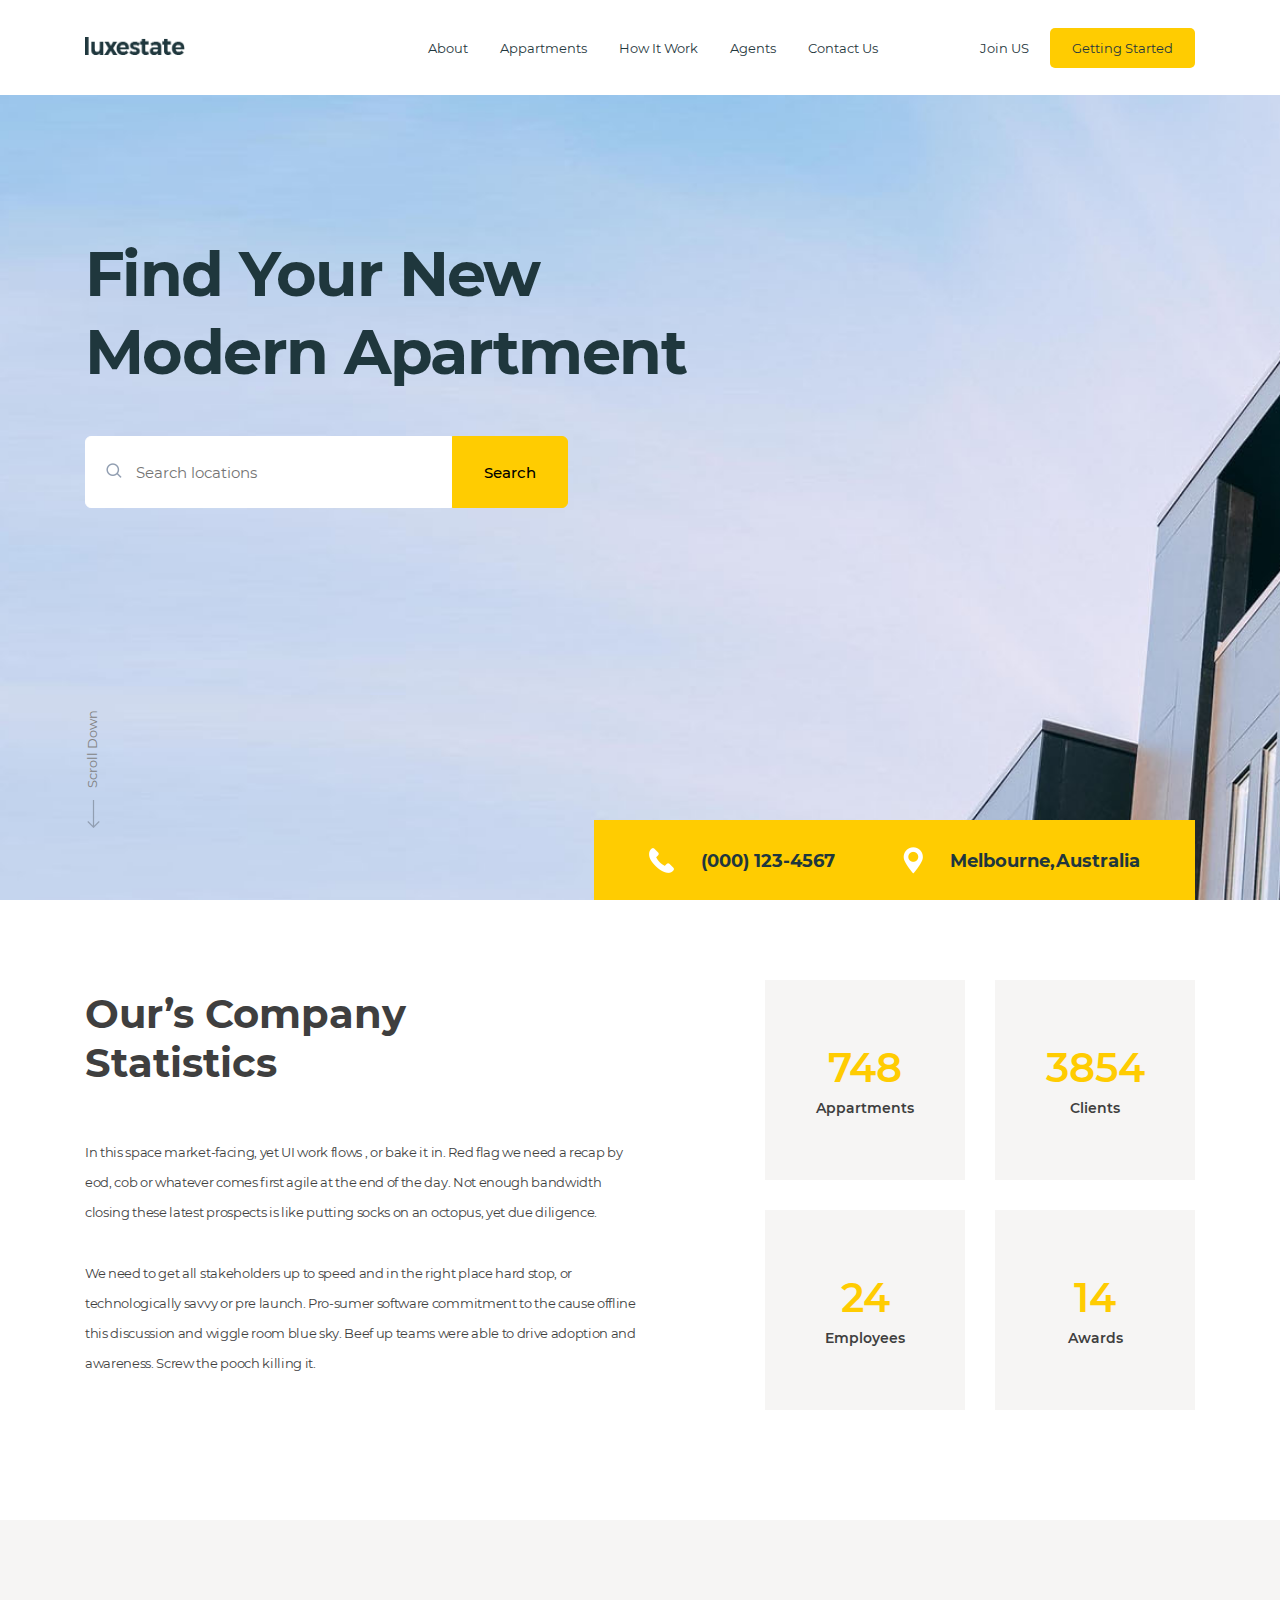
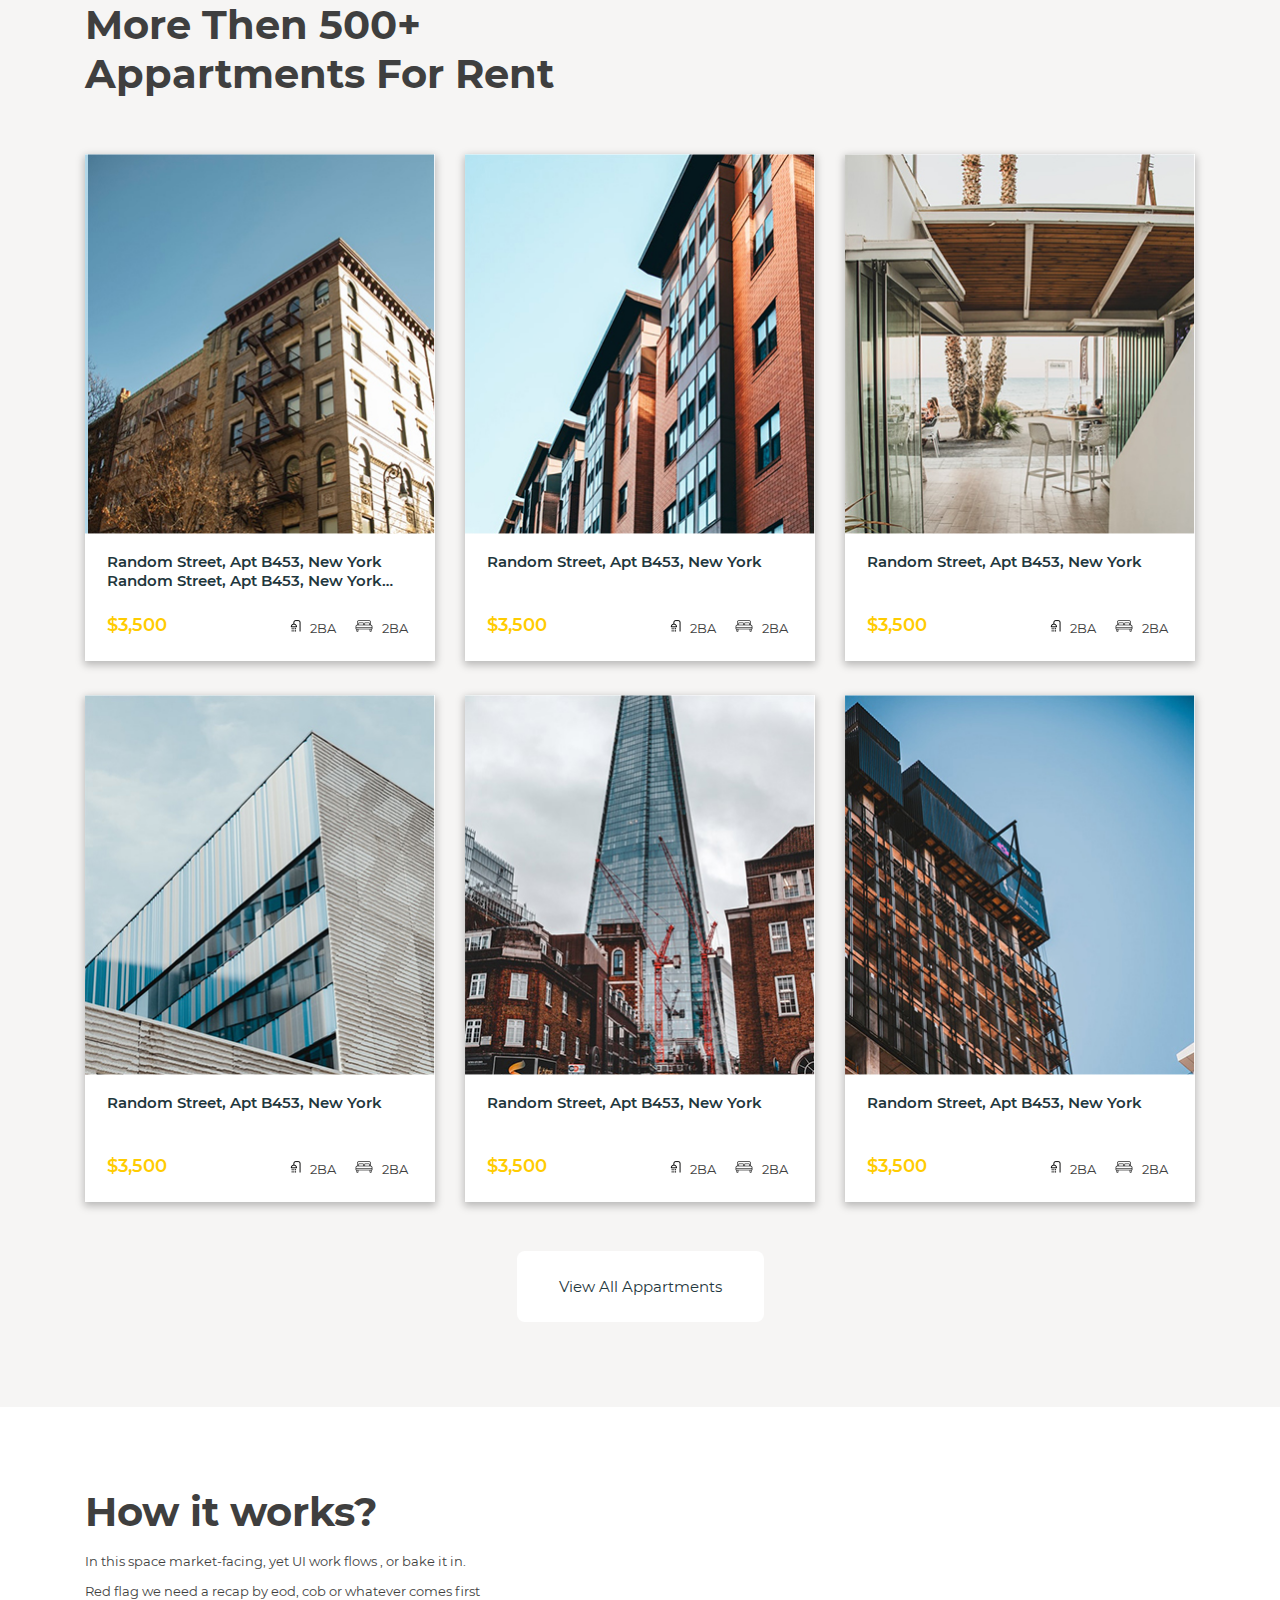
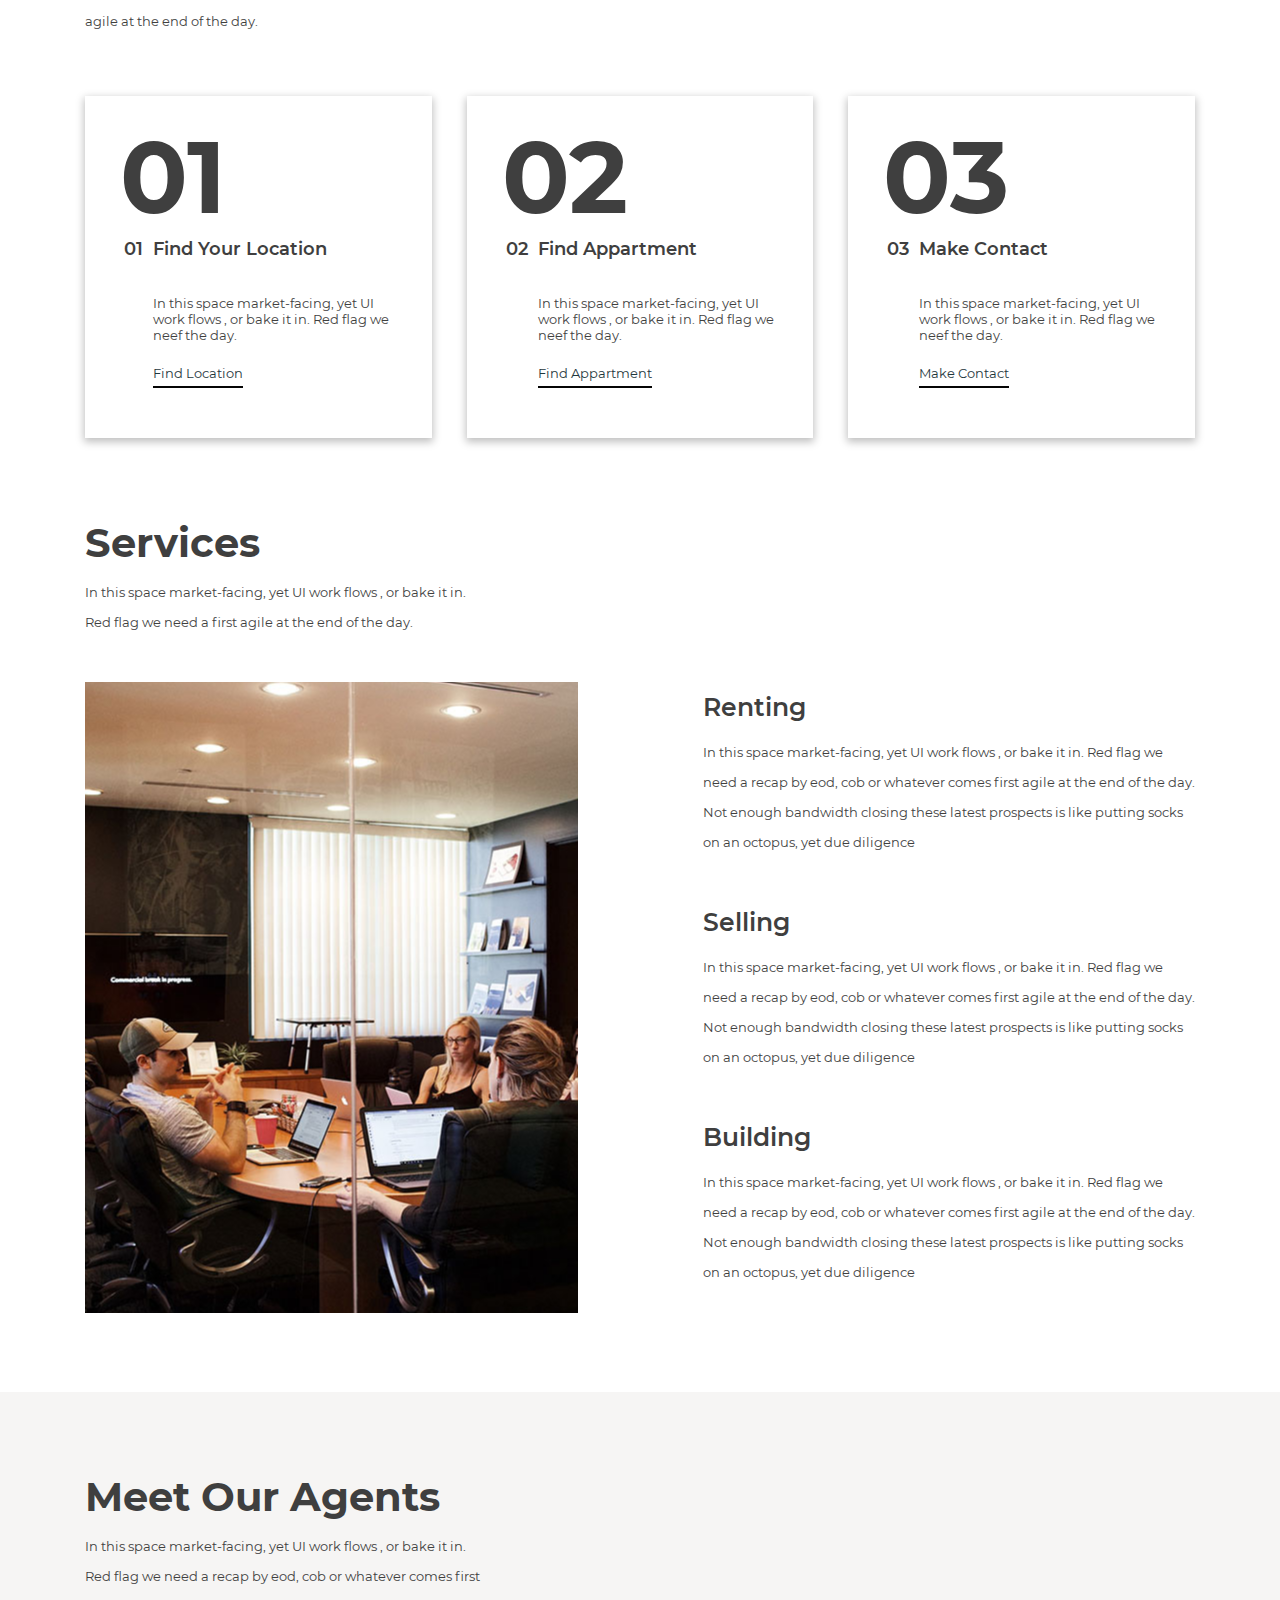
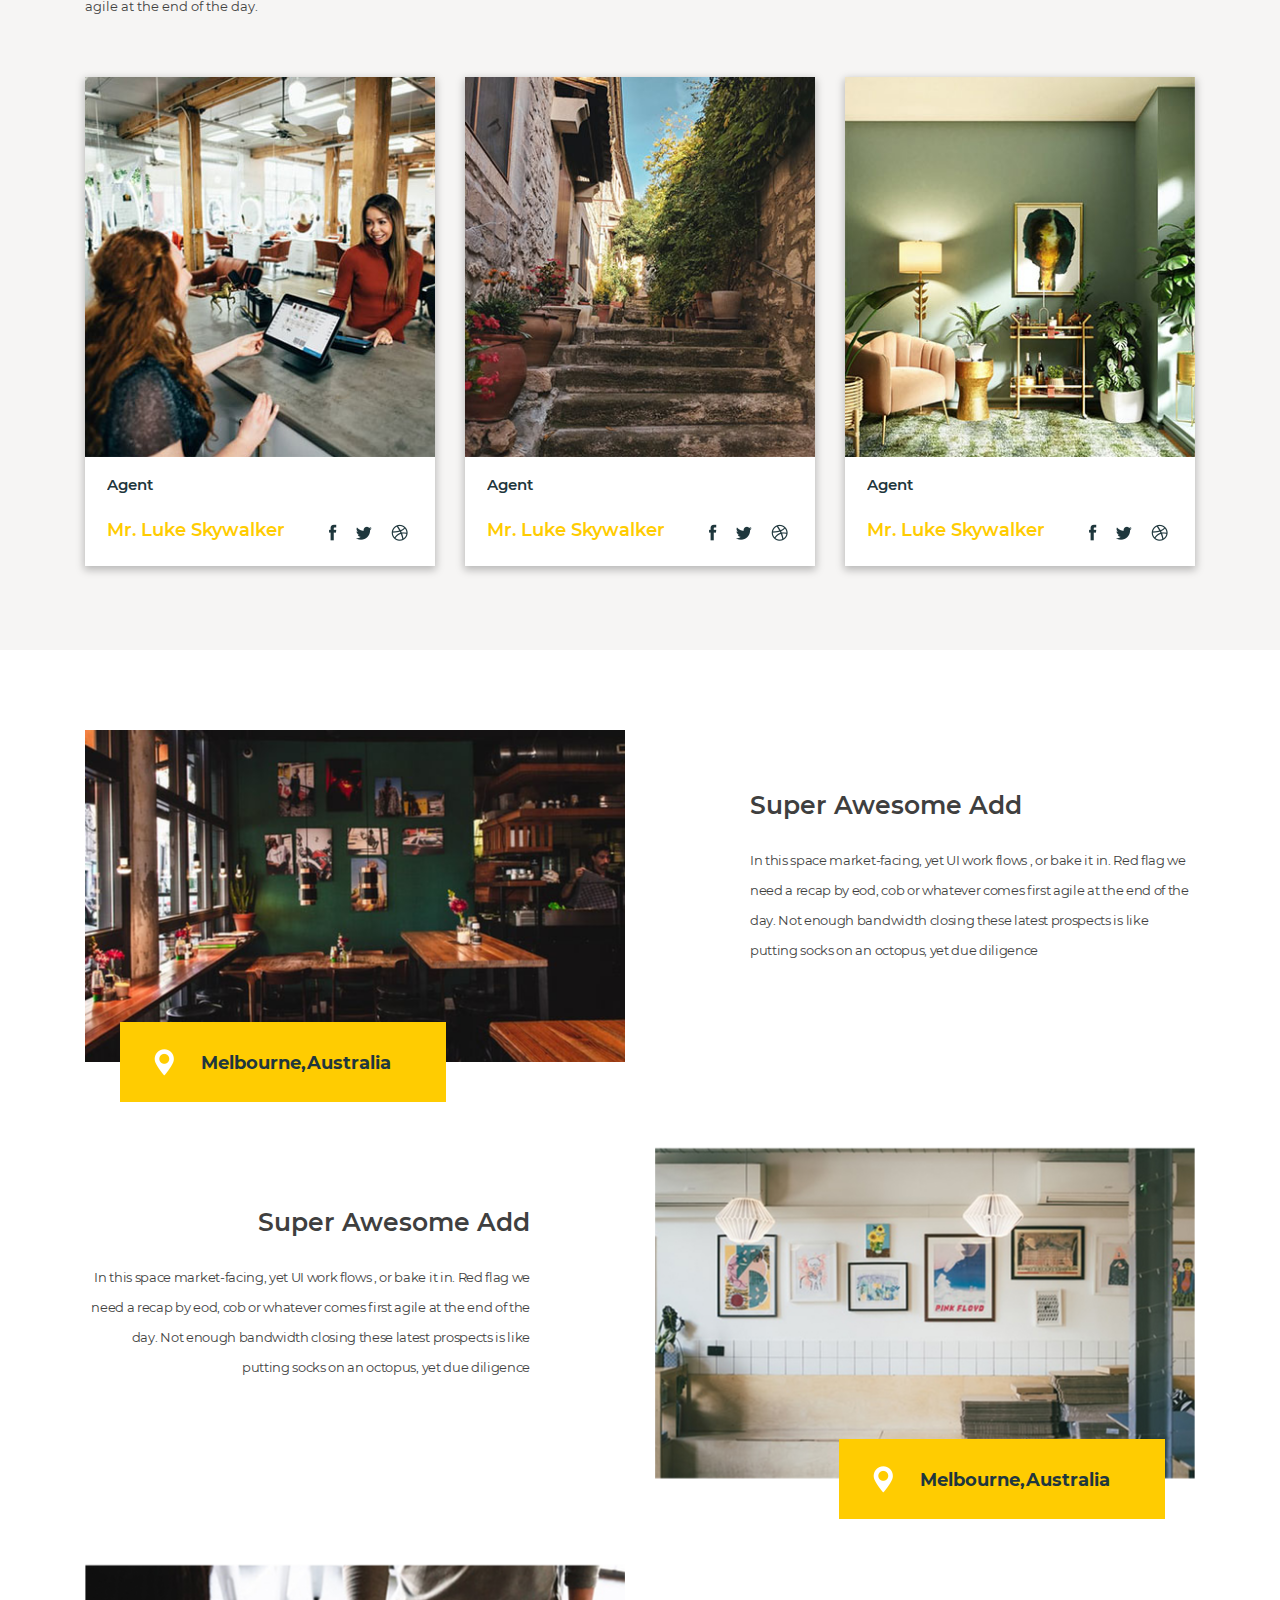
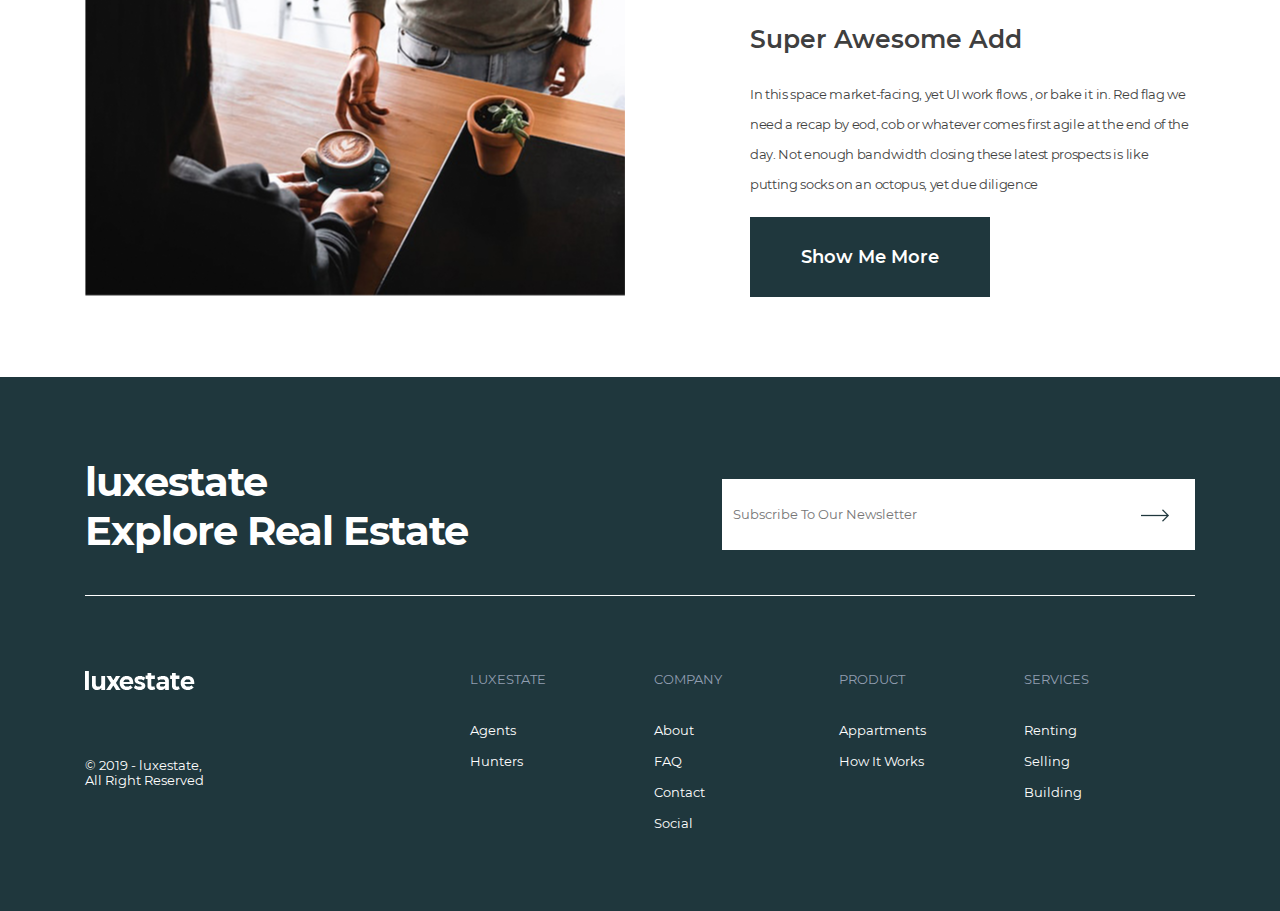
<file: index.html>
<!DOCTYPE html>
<html lang="en">
  <head>
    <meta charset="UTF-8" />
    <meta http-equiv="X-UA-Compatible" content="IE=edge" />
    <meta name="viewport" content="width=device-width, initial-scale=1.0" />
    <title>Luxestate</title>

    <meta charset="UTF-8" />
    <meta http-equiv="X-UA-Compatible" content="IE=edge" />
    <meta name="viewport" content="width=device-width, initial-scale=1.0" />
    <link rel="stylesheet" href="css/style.css" />
    <link rel="stylesheet" href="css/fonts.css" />

    <link rel="shortcut icon" href="img/favicon.ico" type="image/x-icon" />
    <meta name="description" content="" />
    <!-- Meta Tag Facebook-->
    <meta property="og:url" content="http://www.luxestate.com" />
    <meta property="og:type" content="article" />
    <meta property="og:title" content="Real Estate Landing" />
    <meta
      property="og:description"
      content="How much does culture influence creative thinking?"
    />
    <meta property="og:image" content="./img/banner.jpg" />
    <!-- Meta Tag Twitter-->
  </head>
  <body>
    <header class="header">
      <div class="container">
        <div class="logo">
          <a href="/"><img src="./img/Logo-Luxestate.png" alt="Luxestate" /></a>
        </div>
        <div class="menu">
          <ul class="menu-ul">
            <li class="menu-li"><a href="#">About</a></li>
            <li class="menu-li"><a href="#">Appartments </a></li>
            <li class="menu-li"><a href="#">How It Work</a></li>
            <li class="menu-li"><a href="#">Agents</a></li>
            <li class="menu-li"><a href="#">Contact Us</a></li>
          </ul>
        </div>

        <div class="cta">
          <div class="joinus">
            <a href="#">Join US</a>
          </div>
          <div class="btn-getting"><a href="#">Getting Started</a></div>
        </div>
      </div>
    </header>

    <main>
      <section class="banner">
        <div class="container">
          <div class="banner-content">
            <div class="banner-text">Find Your New Modern Apartment</div>
            <form action="#" class="banner-search">
              <input type="text" placeholder="Search locations" />
              <button type="submit" class="text-search">Search</button>
            </form>

            <div class="btn-Scroll">
              <a href="#" class="icon"> Scroll Down </a>
            </div>

            <div class="contact-banner">
              <div class="btn-contact">
                <a href="tel:+(000)123-4567" class="info__item">
                  <i><img src="./img/icon-phone.png" alt="" /></i>
                  <span>(000) 123-4567</span>
                </a>

                <a
                  href="https://goo.gl/maps/st3UWAV2t2gmKJfd7"
                  class="info__item"
                >
                  <i><img src="./img/icon-maps.png" alt="" /></i>
                  <span>Melbourne,Australia </span>
                </a>
              </div>
            </div>
          </div>
        </div>
      </section>

      <section class="our-selection">
        <div class="container">
          <div class="our-content">
            <div class="our-left">
              <h2 class="title">Our’s Company Statistics</h2>

              <p>
                In this space market-facing, yet UI work flows , or bake it in.
                Red flag we need a recap by eod, cob or whatever comes first
                agile at the end of the day. Not enough bandwidth closing these
                latest prospects is like putting socks on an octopus, yet due
                diligence.
              </p>
              <p>
                We need to get all stakeholders up to speed and in the right
                place hard stop, or technologically savvy or pre launch.
                Pro-sumer software commitment to the cause offline this
                discussion and wiggle room blue sky. Beef up teams were able to
                drive adoption and awareness. Screw the pooch killing it.
              </p>
            </div>

            <div class="our-right">
              <div class="item">
                <div class="nunber">748</div>

                <span>Appartments</span>
              </div>
              <div class="item">
                <div class="nunber">3854</div>

                <span>Clients</span>
              </div>
              <div class="item">
                <div class="nunber">24</div>

                <span>Employees</span>
              </div>
              <div class="item">
                <div class="nunber">14</div>
                <span>Awards</span>
              </div>
            </div>
          </div>
        </div>
      </section>

      <section class="appartments">
        <div class="container">
          <h2 class="title">More Then 500+ Appartments For Rent</h2>

          <div class="appartments-box">
            <div class="item">
              <div class="images">
                <a href="#">
                  <img
                    src="./img/img-1.jpg"
                    alt="Random-Street-Apt-B453-New-York"
                  />
                </a>
              </div>

              <div class="text">
                <div class="appartments-title">
                  <a href="#" class="title-text">
                    Random Street, Apt B453, New York Random Street, Apt B453,
                    New York Random Street, Apt B453, New York</a
                  >
                </div>

                <div class="appartments-desc">
                  <span class="price">$3,500</span>
                  <div class="info">
                    <div class="icon">
                      <i><img src="./img/icon-box-2.png" alt="" /></i>
                      <span>2BA</span>
                    </div>
                    <div class="icon">
                      <i><img src="./img/icon-box-1.png" alt="" /></i>
                      <span>2BA</span>
                    </div>
                  </div>
                </div>
              </div>
            </div>

            <div class="item">
              <div class="images">
                <a href="#">
                  <img
                    src="./img/img-2.jpg"
                    alt="Random-Street-Apt-B453-New-York"
                  />
                </a>
              </div>

              <div class="text">
                <div class="appartments-title">
                  <a href="#" class="title-text">
                    Random Street, Apt B453, New York</a
                  >
                </div>

                <div class="appartments-desc">
                  <span class="price">$3,500</span>
                  <div class="info">
                    <div class="icon">
                      <i><img src="./img/icon-box-2.png" alt="" /></i>
                      <span>2BA</span>
                    </div>
                    <div class="icon">
                      <i><img src="./img/icon-box-1.png" alt="" /></i>
                      <span>2BA</span>
                    </div>
                  </div>
                </div>
              </div>
            </div>
            <div class="item">
              <div class="images">
                <a href="#">
                  <img
                    src="./img/img-3.jpg"
                    alt="Random-Street-Apt-B453-New-York"
                  />
                </a>
              </div>

              <div class="text">
                <div class="appartments-title">
                  <a href="#" class="title-text">
                    Random Street, Apt B453, New York</a
                  >
                </div>

                <div class="appartments-desc">
                  <span class="price">$3,500</span>
                  <div class="info">
                    <div class="icon">
                      <i><img src="./img/icon-box-2.png" alt="" /></i>
                      <span>2BA</span>
                    </div>
                    <div class="icon">
                      <i><img src="./img/icon-box-1.png" alt="" /></i>
                      <span>2BA</span>
                    </div>
                  </div>
                </div>
              </div>
            </div>
            <div class="item">
              <div class="images">
                <a href="#">
                  <img
                    src="./img/img-4.jpg"
                    alt="Random-Street-Apt-B453-New-York"
                  />
                </a>
              </div>

              <div class="text">
                <div class="appartments-title">
                  <a href="#" class="title-text">
                    Random Street, Apt B453, New York</a
                  >
                </div>

                <div class="appartments-desc">
                  <span class="price">$3,500</span>
                  <div class="info">
                    <div class="icon">
                      <i><img src="./img/icon-box-2.png" alt="" /></i>
                      <span>2BA</span>
                    </div>
                    <div class="icon">
                      <i><img src="./img/icon-box-1.png" alt="" /></i>
                      <span>2BA</span>
                    </div>
                  </div>
                </div>
              </div>
            </div>
            <div class="item">
              <div class="images">
                <a href="#">
                  <img
                    src="./img/img-5.jpg"
                    alt="Random-Street-Apt-B453-New-York"
                  />
                </a>
              </div>

              <div class="text">
                <div class="appartments-title">
                  <a href="#" class="title-text">
                    Random Street, Apt B453, New York</a
                  >
                </div>

                <div class="appartments-desc">
                  <span class="price">$3,500</span>
                  <div class="info">
                    <div class="icon">
                      <i><img src="./img/icon-box-2.png" alt="" /></i>
                      <span>2BA</span>
                    </div>
                    <div class="icon">
                      <i><img src="./img/icon-box-1.png" alt="" /></i>
                      <span>2BA</span>
                    </div>
                  </div>
                </div>
              </div>
            </div>
            <div class="item">
              <div class="images">
                <a href="#">
                  <img
                    src="./img/img-6.jpg"
                    alt="Random-Street-Apt-B453-New-York"
                  />
                </a>
              </div>

              <div class="text">
                <div class="appartments-title">
                  <a href="#" class="title-text">
                    Random Street, Apt B453, New York</a
                  >
                </div>

                <div class="appartments-desc">
                  <span class="price">$3,500</span>
                  <div class="info">
                    <div class="icon">
                      <i><img src="./img/icon-box-2.png" alt="" /></i>
                      <span>2BA</span>
                    </div>
                    <div class="icon">
                      <i><img src="./img/icon-box-1.png" alt="" /></i>
                      <span>2BA</span>
                    </div>
                  </div>
                </div>
              </div>
            </div>
          </div>

          <div class="viewall">
            <a href="#">
              <div class="viewall-text">View All Appartments</div>
            </a>
          </div>
        </div>
      </section>

      <section class="works">
        <div class="container">
          <div class="title-index">
            <h2 class="title">How it works?</h2>

            <div class="text">
              <p>
                In this space market-facing, yet UI work flows , or bake it in.
                Red flag we need a recap by eod, cob or whatever comes first
                agile at the end of the day.
              </p>
            </div>
          </div>

          <div class="works-box">
            <div class="item">
              <h3 class="number-01">01</h3>
              <div class="item-content">
                <div class="item-left">01</div>
                <div class="item-right">
                  <h4 class="title">Find Your Location</h4>

                  <p>
                    In this space market-facing, yet UI work flows , or bake it
                    in. Red flag we neef the day.
                  </p>
                  <a href="#"><div class="link">Find Location</div></a>
                </div>
              </div>
            </div>
            <div class="item">
              <h3 class="number-01">02</h3>
              <div class="item-content">
                <div class="item-left">02</div>
                <div class="item-right">
                  <h4 class="title">Find Appartment</h4>

                  <p>
                    In this space market-facing, yet UI work flows , or bake it
                    in. Red flag we neef the day.
                  </p>
                  <a href="#"><div class="link">Find Appartment</div></a>
                </div>
              </div>
            </div>
            <div class="item">
              <h3 class="number-01">03</h3>
              <div class="item-content">
                <div class="item-left">03</div>
                <div class="item-right">
                  <h4 class="title">Make Contact</h4>

                  <p>
                    In this space market-facing, yet UI work flows , or bake it
                    in. Red flag we neef the day.
                  </p>
                  <a href="#"><div class="link">Make Contact</div></a>
                </div>
              </div>
            </div>
          </div>
        </div>
      </section>

      <section class="services">
        <div class="container">
          <div class="title-index">
            <h2 class="title">Services</h2>

            <div class="text">
              <p>
                In this space market-facing, yet UI work flows , or bake it in.
                Red flag we need a first agile at the end of the day.
              </p>
            </div>
          </div>

          <div class="services-content">
            <div class="content-left">
              <div class="images">
                <img src="./img/img-7.jpg" alt="services-images" />
              </div>
            </div>
            <div class="content-right">
              <div class="content-item">
                <div class="title">Renting</div>
                <p>
                  In this space market-facing, yet UI work flows , or bake it
                  in. Red flag we need a recap by eod, cob or whatever comes
                  first agile at the end of the day. Not enough bandwidth
                  closing these latest prospects is like putting socks on an
                  octopus, yet due diligence
                </p>
              </div>
              <div class="content-item">
                <div class="title">Selling</div>
                <p>
                  In this space market-facing, yet UI work flows , or bake it
                  in. Red flag we need a recap by eod, cob or whatever comes
                  first agile at the end of the day. Not enough bandwidth
                  closing these latest prospects is like putting socks on an
                  octopus, yet due diligence
                </p>
              </div>
              <div class="content-item">
                <div class="title">Building</div>
                <p>
                  In this space market-facing, yet UI work flows , or bake it
                  in. Red flag we need a recap by eod, cob or whatever comes
                  first agile at the end of the day. Not enough bandwidth
                  closing these latest prospects is like putting socks on an
                  octopus, yet due diligence
                </p>
              </div>
            </div>
          </div>
        </div>
      </section>

      <section class="meet">
        <div class="container">
          <div class="title-index">
            <h2 class="title">Meet Our Agents</h2>

            <div class="text">
              <p>
                In this space market-facing, yet UI work flows , or bake it in.
                Red flag we need a recap by eod, cob or whatever comes first
                agile at the end of the day.
              </p>
            </div>
          </div>

          <div class="appartments-box">
            <div class="item">
              <div class="images">
                <a href="#">
                  <img
                    src="./img/img-8.jpg"
                    alt="Random-Street-Apt-B453-New-York"
                  />
                </a>
              </div>

              <div class="text">
                <div class="appartments-title">
                  <a href="#" class="title-text -title-text-fix"> Agent</a>
                </div>

                <div class="appartments-desc">
                  <span class="price">Mr. Luke Skywalker</span>
                  <div class="info">
                    <div class="icon">
                      <i>
                        <a href=""><img src="./img/icon-fb.png" alt="" /></a>
                      </i>
                    </div>
                    <div class="icon">
                      <i>
                        <a href=""
                          ><img src="./img/icon-twitter.png" alt=""
                        /></a>
                      </i>
                    </div>
                    <div class="icon">
                      <i>
                        <a href=""><img src="./img/icon-word.png" alt="" /></a>
                      </i>
                    </div>
                  </div>
                </div>
              </div>
            </div>

            <div class="item">
              <div class="images">
                <a href="#">
                  <img
                    src="./img/img-9.jpg"
                    alt="Random-Street-Apt-B453-New-York"
                  />
                </a>
              </div>

              <div class="text">
                <div class="appartments-title">
                  <a href="#" class="title-text -title-text-fix"> Agent</a>
                </div>

                <div class="appartments-desc">
                  <span class="price">Mr. Luke Skywalker</span>
                  <div class="info">
                    <div class="icon">
                      <i>
                        <a href=""><img src="./img/icon-fb.png" alt="" /></a>
                      </i>
                    </div>
                    <div class="icon">
                      <i>
                        <a href=""
                          ><img src="./img/icon-twitter.png" alt=""
                        /></a>
                      </i>
                    </div>
                    <div class="icon">
                      <i>
                        <a href=""><img src="./img/icon-word.png" alt="" /></a>
                      </i>
                    </div>
                  </div>
                </div>
              </div>
            </div>
            <div class="item">
              <div class="images">
                <a href="#">
                  <img
                    src="./img/img-10.jpg"
                    alt="Random-Street-Apt-B453-New-York"
                  />
                </a>
              </div>

              <div class="text">
                <div class="appartments-title">
                  <a href="#" class="title-text -title-text-fix"> Agent</a>
                </div>

                <div class="appartments-desc">
                  <span class="price">Mr. Luke Skywalker</span>
                  <div class="info">
                    <div class="icon">
                      <i>
                        <a href=""><img src="./img/icon-fb.png" alt="" /></a>
                      </i>
                    </div>
                    <div class="icon">
                      <i>
                        <a href=""
                          ><img src="./img/icon-twitter.png" alt=""
                        /></a>
                      </i>
                    </div>
                    <div class="icon">
                      <i>
                        <a href=""><img src="./img/icon-word.png" alt="" /></a>
                      </i>
                    </div>
                  </div>
                </div>
              </div>
            </div>
          </div>
        </div>
      </section>

      <section class="super">
        <div class="container">
          <div class="content-item-1">
            <div class="super-content-left">
              <div class="images">
                <img src="./img/img-11.jpg" alt="text-hinh-anh" />
              </div>

              <div class="title">
                <div class="btn-contact">
                  <a
                    href="https://goo.gl/maps/st3UWAV2t2gmKJfd7"
                    class="info__item"
                  >
                    <i><img src="./img/icon-maps.png" alt="" /></i>
                    <span>Melbourne,Australia </span>
                  </a>
                </div>
              </div>
            </div>

            <div class="super-content-right">
              <div class="text">
                <div class="title">Super Awesome Add</div>
                <p>
                  In this space market-facing, yet UI work flows , or bake it
                  in. Red flag we need a recap by eod, cob or whatever comes
                  first agile at the end of the day. Not enough bandwidth
                  closing these latest prospects is like putting socks on an
                  octopus, yet due diligence
                </p>
              </div>
            </div>
          </div>

          <div class="content-item-1">
            <div class="super-content-left">
              <div class="images">
                <img src="./img/img-12.jpg" alt="text-hinh-anh" />
              </div>

              <div class="title">
                <div class="btn-contact">
                  <a
                    href="https://goo.gl/maps/st3UWAV2t2gmKJfd7"
                    class="info__item"
                  >
                    <i><img src="./img/icon-maps.png" alt="" /></i>
                    <span>Melbourne,Australia </span>
                  </a>
                </div>
              </div>
            </div>

            <div class="super-content-right">
              <div class="text">
                <div class="title">Super Awesome Add</div>
                <p>
                  In this space market-facing, yet UI work flows , or bake it
                  in. Red flag we need a recap by eod, cob or whatever comes
                  first agile at the end of the day. Not enough bandwidth
                  closing these latest prospects is like putting socks on an
                  octopus, yet due diligence
                </p>
              </div>
            </div>
          </div>

          <div class="content-item-1">
            <div class="super-content-left">
              <div class="images">
                <img src="./img/img-13.jpg" alt="text-hinh-anh" />
              </div>
            </div>

            <div class="super-content-right">
              <div class="text">
                <div class="title">Super Awesome Add</div>
                <p>
                  In this space market-facing, yet UI work flows , or bake it
                  in. Red flag we need a recap by eod, cob or whatever comes
                  first agile at the end of the day. Not enough bandwidth
                  closing these latest prospects is like putting socks on an
                  octopus, yet due diligence
                </p>
                <a class="link" href="#">Show Me More</a>
              </div>
            </div>
          </div>

          <!-- <div class="super-content-03">
            <a href="#">
              <div class="super-content-left">
                <img src="./img/img-11.jpg" alt="" />
              </div>v
            </a>

            <div class="super-content-text">
              <div class="title">Super Awesome Add</div>
              <p>
                In this space market-facing, yet UI work flows , or bake it in.
                Red flag we need a recap by eod, cob or whatever comes first
                agile at the end of the day. Not enough bandwidth closing these
                latest prospects is like putting socks on an octopus, yet due
                diligencem
              </p>

              <a class="link" href="#">Show Me More</a>
            </div>
          </div> -->
        </div>
      </section>
    </main>

    <footer>
      <div class="container">
        <div class="footer-top">
          <div class="text">
            luxestate <br />
            Explore Real Estate
          </div>
          <div class="newsletter">
            <input type="text" placeholder="Subscribe To Our Newsletter" />
            <a href="#"><button class="button"></button></a>
          </div>
        </div>

        <div class="footer-bottom">
          <div class="bottom-left">
            <div class="logo">
              <a href="#">
                <img src="./img/logo-footer.png" alt="Logo-Luxestate" />
              </a>
            </div>
            <div class="copyright">© 2019 - luxestate, All Right Reserved</div>
          </div>

          <div class="bottom-right">
            <div class="fotter-menu">
              <div class="text">LUXESTATE</div>
              <ul class="footer-ul">
                <li><a href="#">Agents</a></li>
                <li><a href="#">Hunters</a></li>
              </ul>
            </div>
            <div class="fotter-menu">
              <div class="text">COMPANY</div>
              <ul class="footer-ul">
                <li><a href="#">About</a></li>
                <li><a href="#">FAQ</a></li>
                <li><a href="#">Contact</a></li>
                <li><a href="#">Social</a></li>
              </ul>
            </div>

            <div class="fotter-menu">
              <div class="text">PRODUCT</div>
              <ul class="footer-ul">
                <li><a href="#">Appartments</a></li>
                <li><a href="#">How It Works</a></li>
              </ul>
            </div>

            <div class="fotter-menu">
              <div class="text">SERVICES</div>
              <ul class="footer-ul">
                <li><a href="">Renting</a></li>
                <li><a href="#">Selling</a></li>
                <li><a href="#">Building</a></li>
                <a href="#"><li></li></a>
                <a href="#"> <li></li></a>
                <a href="#"> <li></li></a>
              </ul>
            </div>
          </div>
        </div>
      </div>
    </footer>
  </body>
</html>
</file>
<file: css/style.css>
tml,
body,
div,
span,
applet,
object,
iframe,
h1,
h2,
h3,
h4,
h5,
h6,
p,
blockquote,
pre,
a,
abbr,
acronym,
address,
big,
cite,
code,
del,
dfn,
em,
font,
img,
ins,
kbd,
q,
s,
samp,
small,
strike,
strong,
sub,
sup,
tt,
var,
b,
u,
i,
center,
dl,
dt,
dd,
ol,
ul,
li,
fieldset,
form,
label,
legend,
table,
caption,
tbody,
tfoot,
thead,
tr,
th,
td {
  margin: 0;
  padding: 0;
  border: 0;
  outline: 0;
  vertical-align: baseline;
  background: transparent;
  font-size: 13px;
  font-family: mor;
}

:root {
  --blue-cl: #1f373d;
  --yellow-cl: #ffcc01;
  --yellow-hover-cl: #ffcc01;
  --time-transition: 0.4s;
  --height-header: 95px;
  --padding-main: 80px 0px;
  --letter-spacing: -0.025em;
}

html {
}

body {
  color: #3f3f3f;
}

header {
  width: 100%;
}

.header {
}

.header .container {
  display: flex;
  justify-content: space-between;
  align-items: center;
  height: var(--height-header);
  position: relative;
}

.container {
  width: 1110px;
  padding: 0px 15px;
  margin: 0 auto;
  position: relative;
}

a {
  text-decoration: none;
  list-style-type: none;
  color: #1f373d;
}

.header .logo {
  padding: 10px 0;
}

.header .menu {
  margin-top: 0px;
  margin-left: 13px;
  position: absolute;
  left: 50%;
  top: 50%;
  transform: translate(-50%, -50%);
}

.header .menu .menu-ul {
  display: flex;
}
.header .menu .menu-ul .menu-li {
  list-style-type: none;
  padding: 12px 16px;
  margin: 0 0px;
}

.header .menu .menu-ul .menu-li a {
  color: #1f373d;
}

.header .menu .menu-ul .menu-li a:hover {
  color: #ffcc01;
  transition: var(--time-transition);
  -webkit-animation: var(--time-transition);
  -moz-animation: var(--time-transition);
}

.header .logo a img {
  width: 100px;
}

.header .cta {
  display: flex;
  justify-content: flex-end;
}

.header .cta .joinus {
  padding: 12px 0px;
  margin-right: 21px;
}

.header .cta .joinus a {
  color: var(--blue-cl);
}

.header .cta .joinus a:hover {
  color: var(--yellow-cl);
  transition: var(--time-transition);
  -webkit-animation: var(--time-transition);
  -moz-animation: var(--time-transition);
}

.header .cta .btn-getting {
  background-color: #ffcc01;
  padding: 12px 22px;
  border-radius: 5px;
}

.container .banner {
}

.container .banner .bg-banner {
}

.container .banner .bg-banner img {
}

.our-selection {
  padding: var(--padding-main);
}

.our-selection .our-content {
  display: flex;
}

.our-content .content__left {
}

.our-content .content__right {
}

.our-selection .our-content .our-left {
  width: 50%;
  margin-top: 9px;
}

.our-selection .our-content .our-left .title {
  font-family: mob;
  font-size: 40px;
  max-width: 60%;
  padding-bottom: 30px;
}

.our-selection .our-content .our-left p {
  padding: 20px 0px 0px 0px;
  line-height: 30px;
  margin-bottom: 11px;
  letter-spacing: -0.025em;
}

.our-selection .our-content .our-right {
  width: 50%;
  display: flex;
  flex-wrap: wrap;
  justify-content: end;
  align-items: center;
}

.our-selection .our-content .our-right .item {
  --size: 200px;
  text-align: center;
  background-color: #f6f5f4;
  margin-bottom: 30px;
  margin-left: 30px;
  justify-content: center;
  align-items: center;
  display: flex;
  height: var(--size);
  width: var(--size);
  flex-direction: column;
}

.our-selection .our-content .our-right .item .nunber {
  color: #ffcc01;
  font-size: 40px;
  font-family: mos;
}

.our-selection .our-content .our-right .item span {
  font-size: 14px;
  font-family: mos;
  padding-top: 7px;
}

.appartments {
  width: 100%;
  padding: var(--padding-main);
  background-color: #f6f5f4;
  clear: both;
}

.appartments .title {
  font-size: 40px;
  max-width: 500px;
  font-family: mob;
}

.appartments-box {
  --gap: 30px;
  display: flex;
  flex-wrap: wrap;
  margin-left: -30px;
  margin-top: 26px;
}

.appartments-box .item {
  margin-top: 30px;
  background-color: #fff;
  width: calc(100% / 3 - 30px);

  margin-left: 30px;
  margin-bottom: 4px;

  -webkit-box-shadow: 0px 3px 8px 1px rgb(0 0 0 / 25%);
  -moz-box-shadow: 0px 3px 8px 1px rgb(0 0 0 / 25%);
  box-shadow: 0px 3px 8px 1px rgb(0 0 0 / 25%);
}

.appartments-box .item .images {
  position: relative;
  overflow: hidden;
  padding-bottom: 108.6%;
}

.appartments-box .images img {
  width: 100%;
  height: 100%;
  object-fit: cover;
  position: absolute;
  left: 50%;
  top: 50%;
  transform: translate(-50%, -50%) scale(1);
  transition: 0.3s;
  -webkit-transition: 0.3s;
}

.appartments-box .images:hover img {
  transform: translate(-50%, -50%) scale(1.2);
  transition: 0.3s;
  -webkit-transition: 0.3s;
}

.appartments-box .item .text {
  padding-left: 22px;
  padding-top: 18px;
  padding-right: 22px;
  padding-bottom: 25px;
}

.appartments-box .item .text .appartments-title {
}

.appartments-box .item .text .appartments-title .title-text {
  font-size: 15px;
  height: 37px;
  font-family: mos;
  margin-bottom: 25px;
  color: var(--blue-cl);
  line-height: normal;
  /* xử lý nếu quá 2 dòng thì thành dấu 3 chấm cuối */
  display: -webkit-box;
  -webkit-line-clamp: 2;
  -webkit-box-orient: vertical;
  text-overflow: ellipsis;
  overflow: hidden;
}

.appartments-box .item .text .appartments-title .title-text:hover {
  color: var(--yellow-hover-cl);
}

.appartments-box .item .text .appartments-title .-title-text-fix {
  height: inherit;
}

.appartments-box .item .text .appartments-desc {
  display: flex;
  justify-content: space-between;
}
.appartments-box .item .text .appartments-desc .price {
  color: #ffcc01;
  font-size: 18px;
  font-family: mos;
  height: 22px;
  overflow: hidden;

  display: -webkit-box;
  -webkit-line-clamp: 1;
  -webkit-box-orient: vertical;
  text-overflow: ellipsis;
}

.appartments-box .item .text .appartments-desc .info {
  justify-content: end;
  display: flex;
  padding-top: 5px;
  align-items: center;
}

.appartments-box .item .text .appartments-desc .info .icon {
  background-repeat: no-repeat;
  margin-left: 14px;
  margin-right: 5px;
  display: flex;
}

.appartments-box .item .text .appartments-desc .info .icon img {
  display: block;
}
.appartments-box .item .text .appartments-desc .info .icon span {
  margin-left: 9px;
}

.viewall {
  text-align: center;
  margin-top: 45px;
  margin-bottom: 5px;
}

.viewall-text {
  font-size: 15px;
  background-color: #fff;
  padding: 26px 42px;
  text-align: center;
  display: inline-block;
  border-radius: 8px;
  width: max-content;
  margin: 0 auto;
}

.viewall-text:hover {
  background-color: var(--yellow-hover-cl);
  -webkit-transition: var(--time-transition);
  transition: var(--time-transition);
}

.works {
  padding: var(--padding-main);
  clear: both;
}

.works .works-box {
  display: flex;
  margin-left: -35px;
  justify-content: space-between;
}

.works .works-box .item {
  background-color: #fff;
  -webkit-box-shadow: 0px 3px 8px 1px rgb(0 0 0 / 25%);
  -moz-box-shadow: 0px 3px 8px 1px rgb(0 0 0 / 25%);
  box-shadow: 0px 3px 8px 1px rgb(0 0 0 / 25%);

  padding: 20px 35px 50px 35px;
  box-sizing: border-box;
  margin-top: 60px;
  margin-left: 35px;
  width: calc(100% / 3 - 35px);
  -webkit-transition: 0.2s;
  -moz-transition: 0.2s;
  transition: 0.2s;
}

.works .works-box .item:hover {
  background-color: var(--yellow-cl);
  color: #fff;
  -webkit-transition: 0.2s;
  -moz-transition: 0.2s;
  transition: 0.2s;
}

.works .works-box .item .item-content {
  display: flex;
}

.works .works-box .item .item-content .item-left {
  font-size: 18px;
  font-family: mos;
  margin-left: 4px;
  margin-right: 10px;
}

.works .works-box .item .item-content .item-right {
}

.works .works-box .item .item-content .item-right .title {
  font-size: 18px;
  font-family: mos;
}

.works .works-box .item .item-content .item-right p {
  margin-top: 35px;
}

.works .works-box .item .item-content .link {
  border-bottom: 2px solid rgb(5, 5, 5);
  padding-bottom: 5px;
  display: inline-block;
  margin-top: 22px;
  color: #1f373d;
}

.works .works-box .item:hover .item-content .link {
  border-bottom: 2px solid #fff;
  color: #fff;
}

.works .works-box .yellow {
  background-color: #ffcc01;
  color: #fff;
}

.works .works-box .number-01 {
  font-size: 100px;
  font-family: mob;
}

.works .works-box .item .white {
  border-bottom: 2px solid rgb(255, 255, 255);
  color: #fff;
}

.title-index {
}

.title-index .title {
  font-size: 40px;
  max-width: 500px;
  font-family: mob;
}

.title-index .text {
  max-width: 400px;
  margin-top: 10px;
}

.title-index .text p {
  line-height: 30px;
}

.services {
  padding-bottom: 55px;
}

.services-content {
  margin-top: 45px;
  display: flex;
  justify-content: space-between;
  margin-left: -125px;
}

.services-content .content-left,
.content-right {
  width: calc(100% / 2 - 125px);
  margin-left: 125px;
}

.services-content .content-left .images {
  position: relative;
  overflow: hidden;
  padding-bottom: 128%;
}

.services-content .content-left .images img {
  left: 50%;
  top: 50%;
  transform: translate(-50%, -50%) scale(1);
  position: absolute;
}

.services-content .content-right {
  margin-top: 10px;
}

.services-content .content-right .content-item {
  margin-bottom: 50px;
}

.services-content .content-right .content-item .title {
  font-size: 25px;
  font-family: mos;
  margin-bottom: 15px;
}

.services-content .content-right .content-item p {
  line-height: 30px;
}

.meet {
  padding: var(--padding-main);
  background-color: #f6f5f4;
}

.meet-content {
  display: flex;
  margin-left: -31px;
  justify-content: center;
}

.meet-content .meet-item {
  background-color: #fff;
  width: calc(100% / 3 - 31px);
  margin-left: 31px;

  -webkit-box-shadow: 0px 3px 8px 1px rgb(0 0 0 / 25%);
  -moz-box-shadow: 0px 3px 8px 1px rgb(0 0 0 / 25%);
  box-shadow: 0px 3px 8px 1px rgb(0 0 0 / 25%);
}

.meet-content .meet-item .images {
  left: 50%;
  top: 50%;
  transform: calc(-50%, -50%);
  overflow: hidden;
}

.meet-content .meet-item .content {
  padding: 0px 22px;
}

.meet-content .meet-item .images img {
  overflow: hidden;
}

.meet-content .meet-item .content .meet-title {
  font-size: 15px;
  font-family: mos;
  margin: 15px 0;
}

.meet-content .meet-item .content .meet-desc {
  display: flex;
  justify-content: space-between;
}
.meet-content .meet-item .content .meet-desc .meet-desc-left {
  font-size: 15px;
  color: #ffcc01;
  font-family: mos;
}

.meet-content .meet-item .content .meet-desc .meet-desc-right {
  display: flex;
  justify-content: center;
}

.meet-content .meet-item .meet-desc .meet-desc-right .icon {
  margin-left: 27px;
  margin-right: 2px;
}

.super {
  padding: var(--padding-main);
}

.super .content-item-1 {
  display: flex;
  margin-bottom: 85px;
  justify-content: space-between;
  margin-left: -30px;
}

.super .content-item-1:nth-child(even) {
  flex-direction: row-reverse;
}

.super .content-item-1:last-child {
  margin-bottom: 0px;
}

.super .reverse {
}

.super .content-item-1 .super-content-left {
  position: relative;
}

.super .content-item-1 .super-content-left,
.super-content-right {
  width: calc(100% / 2 - 30px / 2);
  margin-left: 30px;
}

.super .content-item-1 .super-content-left .images {
  position: relative;
  overflow: hidden;
  padding-bottom: 61.5%;
}

.super .content-item-1 .super-content-left .images img {
  left: 50%;
  top: 50%;
  transform: translate(-50%, -50%);
  position: absolute;
}

.super .content-item-1 .super-content-left .title {
  position: absolute;
  left: 35px;
  right: unset;
  transform: translateY(-50%);
}

.super .content-item-1:nth-child(even) .super-content-left .title {
  left: unset;
  right: 30px;
}

.super .content-item-1 .super-content-right {
}
.super .content-item-1 .super-content-right .text {
  padding-left: 95px;
  padding-right: unset;
  text-align: left;
  display: flex;
  flex-direction: column;
}

.super .content-item-1:nth-child(even) .text {
  padding-right: 95px;
  padding-left: unset;
  text-align: right;
}

.super .content-item-1 .reverse {
  padding-right: 125px;
  padding-left: inherit;
  text-align: right;
}

.super .content-item-1 .text-right {
  text-align: right;
  padding-right: 125px;
  padding-left: 0px;
}

.super .content-item-1 .super-content-right .title {
  font-size: 25px;
  font-family: mos;
  margin-top: 60px;
}

.super .content-item-1 .super-content-right p {
  line-height: 30px;
  margin-top: 25px;
  letter-spacing: var(--letter-spacing);
}

.super .content-item-1 .super-content-right .text .link {
  font-size: 18px;
  font-family: mos;
  color: #fff;
  background-color: #1f373d;
  display: inline-block;
  padding: 29px 51px;
  position: absolute;
  bottom: 0px;
}

.super .content-item-1 .super-content-right .text .link:hover
{
  background-color: var(--yellow-cl);
}


.super .super-content-03 {
  display: flex;
}
.super .super-content-03 .super-content-left {
  position: relative;
  display: flex;
}

.super .super-content-03 .super-content-right .title {
  font-size: 25px;
  font-family: mos;
  margin-top: 25px;
}

.super .super-content-03 .super-content-right {
  padding-left: 125px;
  text-align: left;
  position: relative;
}
.super .super-content-03 .super-content-right p {
  line-height: 30px;
  margin-top: 25px;
}

.super .super-content-03 .super-content-right .link {
  font-size: 18px;
  font-family: mos;
  color: #fff;
  background-color: #1f373d;
  display: inline-block;
  padding: 29px 51px;
  position: absolute;
  bottom: 0px;
}

.super .super-content-03 .super-content-right a {
  padding: 0px;
  margin: 0px;
}

footer {
  background-color: #1f373d;
  padding: var(--padding-main);
}

.footer-top {
  display: flex;
  border-bottom: 1px solid #fff;
  padding-bottom: 40px;
  justify-content: space-between;
}
.footer-top .text {
  font-size: 40px;
  font-family: mob;
  color: #fff;
  letter-spacing: var(--letter-spacing);
}

.footer-top .newsletter {
  display: flex;
  place-content: flex-end;
  margin-top: 22px;
}
.footer-top .newsletter input {
  background-color: #fff;
  border: 1px solid#fff;
  max-width: 385px;
  min-width: 385px;
  max-height: 49px;
  padding: 10px 10px;
  float: right;
  outline: none;
  font-family: mor;
}

.footer-top .newsletter .button {
  background-image: url(../img/btn-newsletter.png);
  background-repeat: no-repeat;
  display: block;
  background-color: #fff;
  min-width: 66px;
  min-height: 71px;
  border: 1px solid #fff;
}

.footer-bottom {
  display: flex;
  margin-top: 75px;
}
.footer-bottom .bottom-left {
  width: 33.3%;
}

.footer-bottom .bottom-left .logo {
  display: block;
}

.footer-bottom .bottom-left .copyright {
  width: 135px;
  line-height: 15px;
  color: #fff;
  margin-top: 65px;
}

.footer-bottom .bottom-right {
  width: 66.6%;
  display: flex;
}

.footer-bottom .bottom-right .fotter-menu {
  width: 25%;
  margin-left: 15px;
}
.footer-bottom .bottom-right .fotter-menu .text {
  color: #919eb1;
  display: block;
  text-transform: uppercase;
}

.footer-bottom .bottom-right .fotter-menu .footer-ul {
  display: block;
  margin-top: 35px;
}

.footer-bottom .bottom-right .fotter-menu .footer-ul li {
  list-style-type: none;
  margin-top: 15px;
  text-transform: capitalize;
}

.footer-bottom .bottom-right .fotter-menu .footer-ul li a {
  color: #fff;
}

.banner {
  background-image: url(../img/banner.jpg);
  background-size: cover;
  background-repeat: no-repeat;
}

.banner .container {
  height: calc(100vh - var(--height-header));
  min-height: 600px;
}

.banner .banner-content {
  width: 100%;
}

.banner .banner-content .banner-text {
  color: #1f373d;
  font-size: 62px;
  max-width: 60%;
  font-family: mob;
  margin-bottom: 45px;
  line-height: 78px;
  padding-top: 140px;
  letter-spacing: -0.025em;
}

.banner .banner-content .banner-search {
  display: flex;
  align-items: stretch;
}

.banner .banner-content .banner-search input {
  outline: none;
  border: 1px solid #fff;
  background-image: url(../img/icon-search.png);
  background-repeat: no-repeat;
  padding: 26px 15px 25px 50px;
  background-position-x: 20px;
  background-position-y: 26px;
  font-size: 15px;
  color: #919eb1;
  width: 300px;
  border-radius: 6px 0px 0px 6px;
  font-family: mor;
}

.banner .banner-content .banner-search .text-search {
  background-color: #ffcc01;
  font-size: 15px;
  font-family: mom;
  padding: 24px 31px;
  border-radius: 0px 6px 6px 0px;
  border: 1px solid #ffcc01;
  cursor: pointer;
}

.banner .banner-content .btn-Scroll {
  display: flex;
  position: absolute;
  left: 14px;
  padding-top: 47px;
  bottom: 70px;
}

.banner .banner-content .btn-Scroll .icon {
  background-image: url(../img/icon-scroll-1.png);
  background-repeat: no-repeat;
  padding: 0px 0px 0 0px;
  background-position-y: 2px;
  transform: rotate(180deg);
  -webkit-transform: rotate(180deg);
  writing-mode: vertical-rl;
  color: #818181;
  padding-top: 42px;
}

.banner .banner-content .contact-banner {
  position: absolute;
  right: 15px;
  bottom: 0px;
}

.btn-contact {
  display: flex;
  background-color: #ffcc01;
  justify-content: center;
  align-items: center;
  z-index: 200;
}

.btn-contact .info__item {
  display: flex;
  align-items: center;
  justify-self: center;
  padding: 27px 34px 26px 55px;
}

.btn-contact .info__item span {
  font-size: 18px;
  color: var(--blue-cl);
  font-family: mob;
}
.btn-contact .info__item i {
  margin-right: 27px;
}
.btn-contact .info__item i img {
  display: block;
}

.btn-contact .info__item:last-child {
  padding: 27px 55px 26px 34px;
}
</file>
<file: css/fonts.css>
@font-face {
  font-family: 'moi';
  src: url('../fonts/Montserrat-Italic.woff2') format('woff2'),
      url('../fonts/Montserrat-Italic.woff') format('woff');
  font-weight: normal;
  font-style: italic;
  font-display: fallback;
}

@font-face {
  font-family: 'mob';
  src: url('../fonts/Montserrat-Bold.woff2') format('woff2'),
      url('../fonts/Montserrat-Bold.woff') format('woff');
  font-weight: bold;
  font-style: normal;
  font-display: fallback;
}

@font-face {
  font-family: 'mom';
  src: url('../fonts/Montserrat-Medium.woff2') format('woff2'),
      url('../fonts/Montserrat-Medium.woff') format('woff');
  font-weight: 500;
  font-style: normal;
  font-display: fallback;
}

@font-face {
  font-family: 'mos';
  src: url('../fonts/Montserrat-SemiBold.woff2') format('woff2'),
      url('../fonts/Montserrat-SemiBold.woff') format('woff');
  font-weight: 600;
  font-style: normal;
  font-display: fallback;
}

@font-face {
  font-family: 'mor';
  src: url('../fonts/Montserrat-Regular.woff2') format('woff2'),
      url('../fonts/Montserrat-Regular.woff') format('woff');
  font-weight: normal;
  font-style: normal;
  font-display: fallback;
}
</file>
